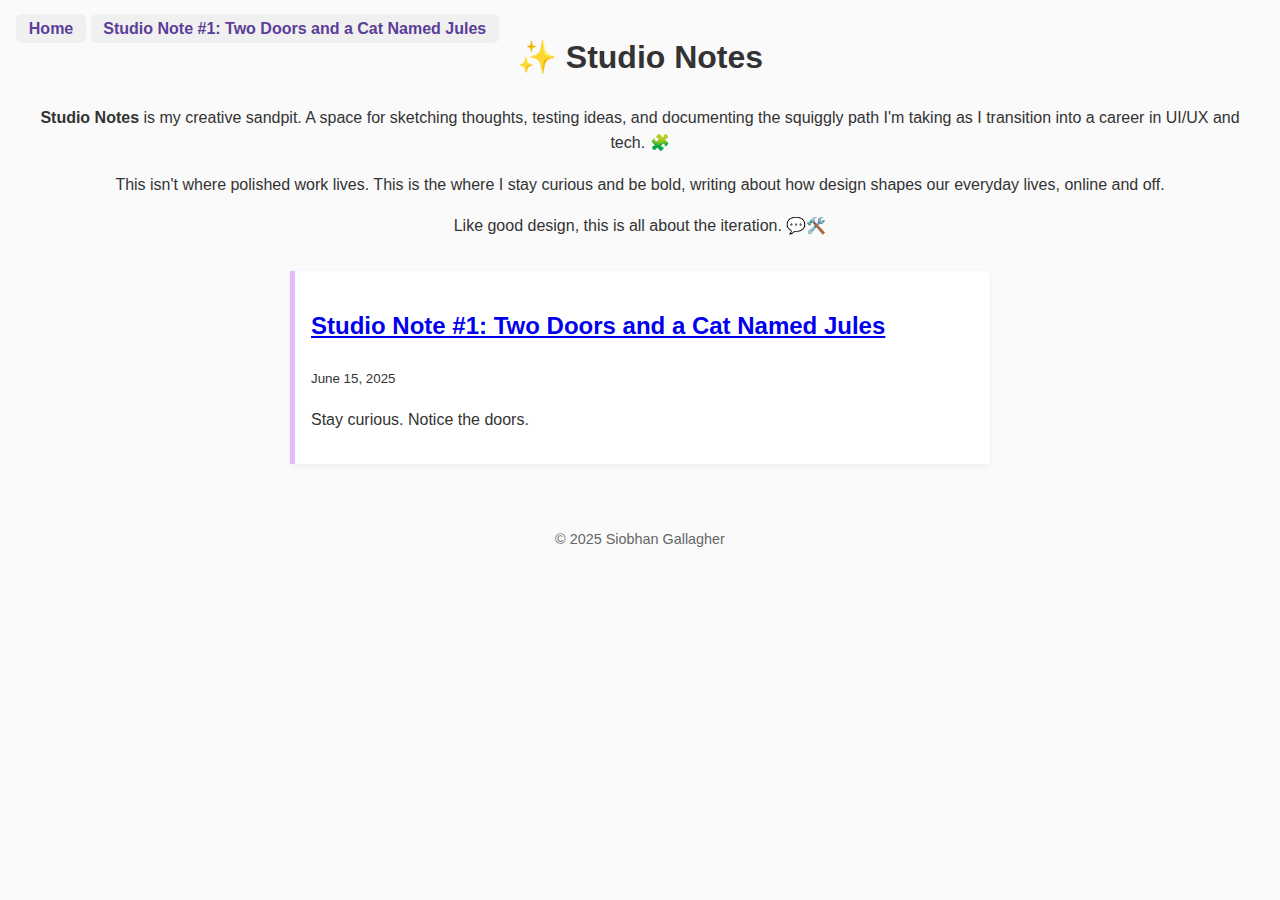
<file: index.html>
<!DOCTYPE html>
<html lang="en">
<head>
  <meta charset="UTF-8" />
  <meta name="viewport" content="width=device-width, initial-scale=1.0"/>
  <title>Studio Notes ✨ | Siobhan Gallagher</title>
  <link rel="stylesheet" href="css/style.css" />
</head>
<body>
  <header>
    <h1>✨ Studio Notes</h1>
    <p><strong>Studio Notes</strong> is my creative sandpit. A space for sketching thoughts, testing ideas, and documenting the squiggly path I'm taking as I transition into a career in UI/UX and tech. 🧩</p>
    <p> This isn't where polished work lives. This is the where I stay curious and be bold, writing about how design shapes our everyday lives, online and off. </p>
    <p> Like good design, this is all about the iteration. 💬🛠️</p>
    <nav>
      <a href="index.html">Home</a>
      <a href="studio-note-01.html">Studio Note #1: Two Doors and a Cat Named Jules</a>
    </nav>
  </header>

  <main>
    <article>
      <h2><a href="studio-note-01.html">Studio Note #1: Two Doors and a Cat Named Jules</a></h2>
      <p><small>June 15, 2025</small></p>
      <p>Stay curious. Notice the doors.</p>
    </article>
  </main>

  <footer>
    <p>&copy; 2025 Siobhan Gallagher</p>
  </footer>
</body>
</html>
</file>
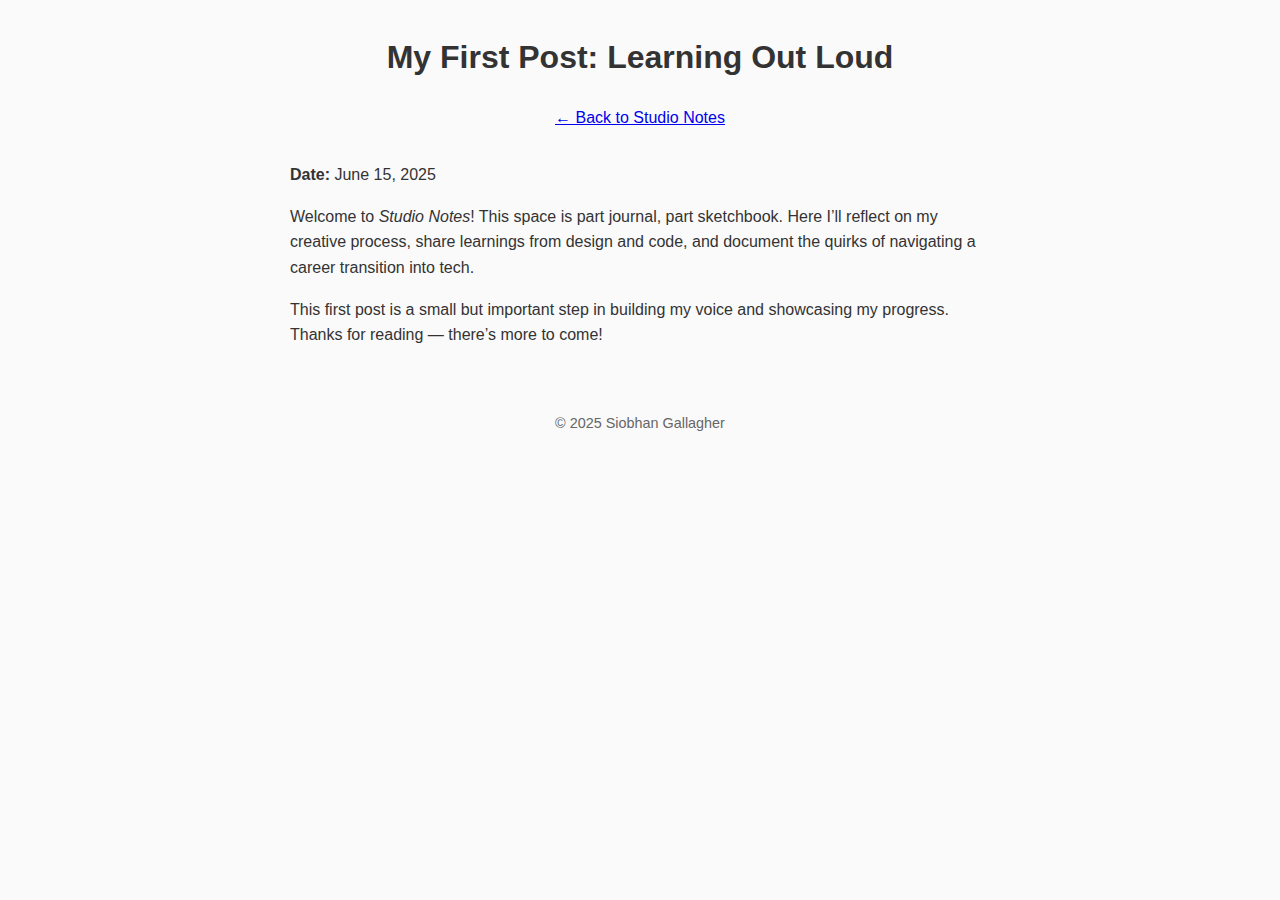
<file: first-post.html>
<!DOCTYPE html>
<html lang="en">
<head>
  <meta charset="UTF-8" />
  <meta name="viewport" content="width=device-width, initial-scale=1.0"/>
  <title>Studio Notes ✨ | First Post</title>
  <link rel="stylesheet" href="css/style.css" />
</head>
<body>
  <header>
    <h1>My First Post: Learning Out Loud</h1>
    <p><a href="index.html">← Back to Studio Notes</a></p>
  </header>

  <main>
    <p><strong>Date:</strong> June 15, 2025</p>
    <p>Welcome to <em>Studio Notes</em>! This space is part journal, part sketchbook. Here I’ll reflect on my creative process, share learnings from design and code, and document the quirks of navigating a career transition into tech.</p>

    <p>This first post is a small but important step in building my voice and showcasing my progress. Thanks for reading — there’s more to come!</p>
  </main>

  <footer>
    <p>&copy; 2025 Siobhan Gallagher</p>
  </footer>
</body>
</html>
</file>
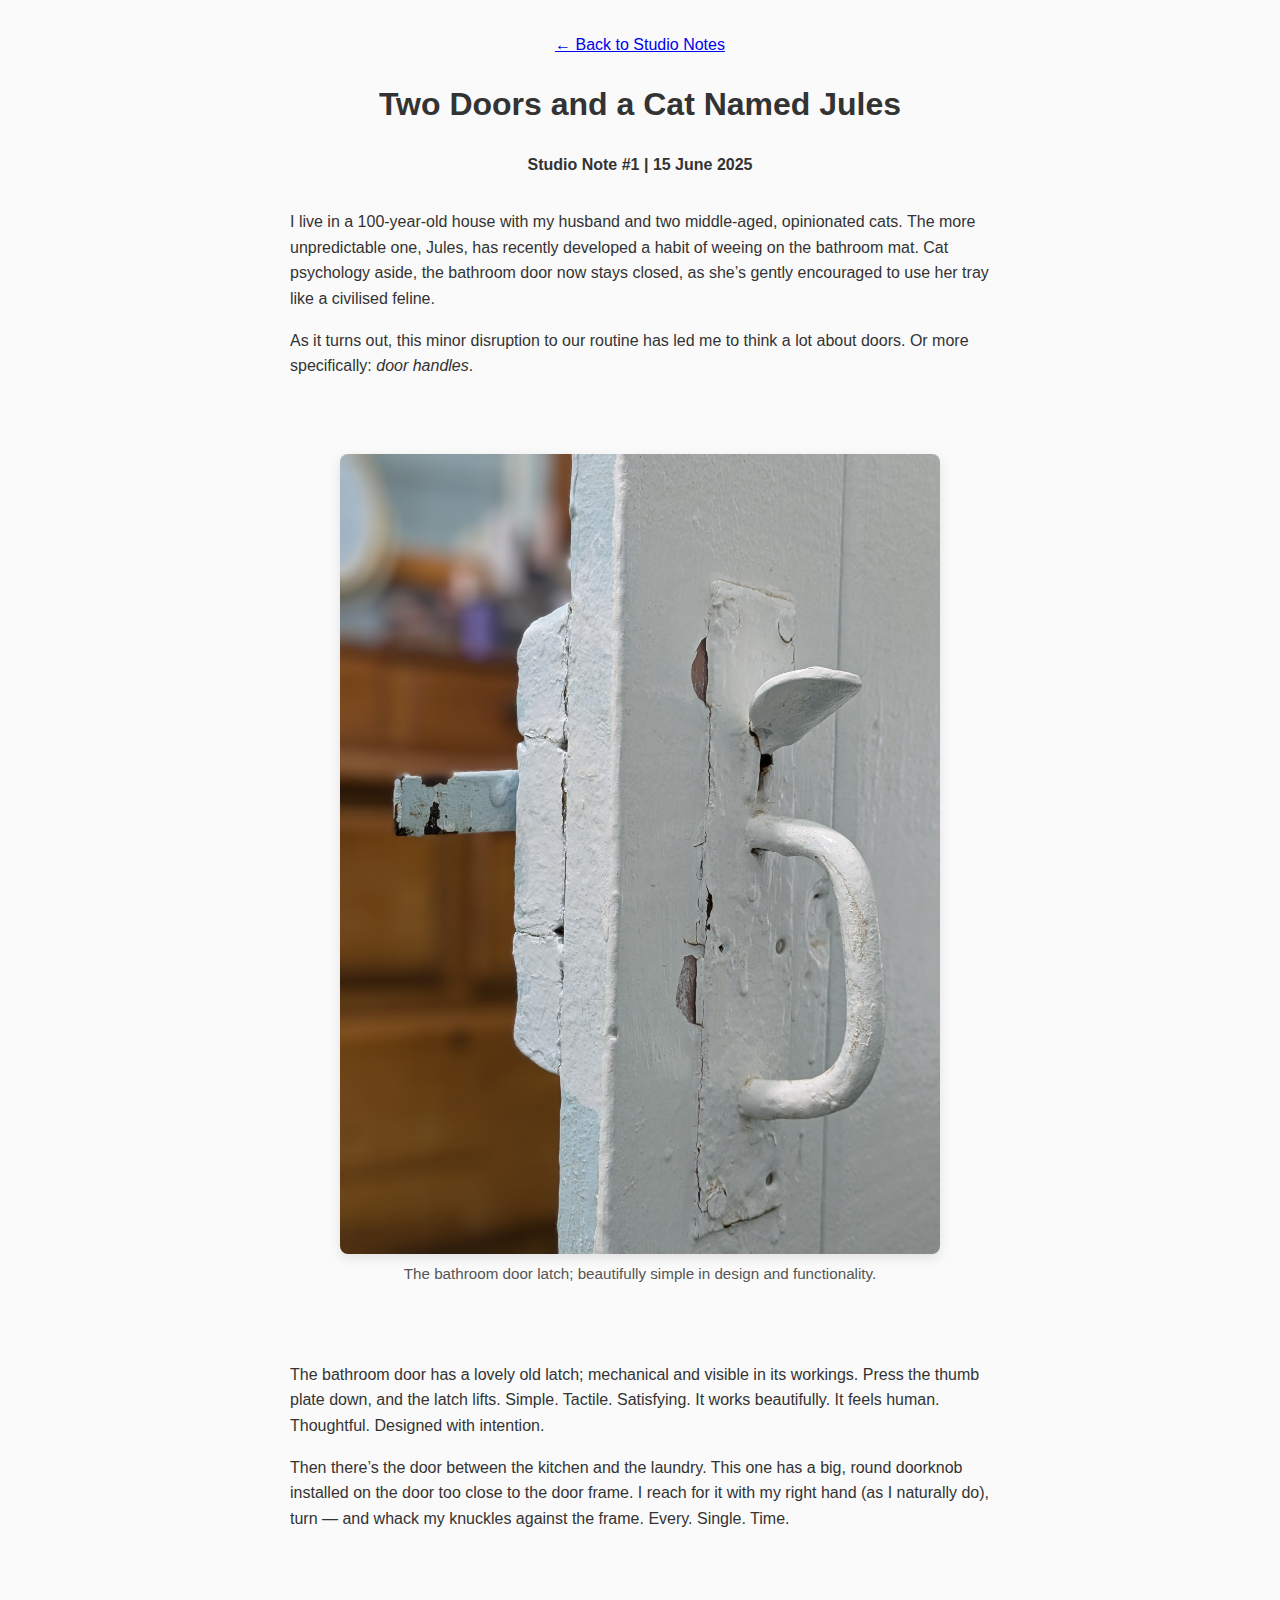
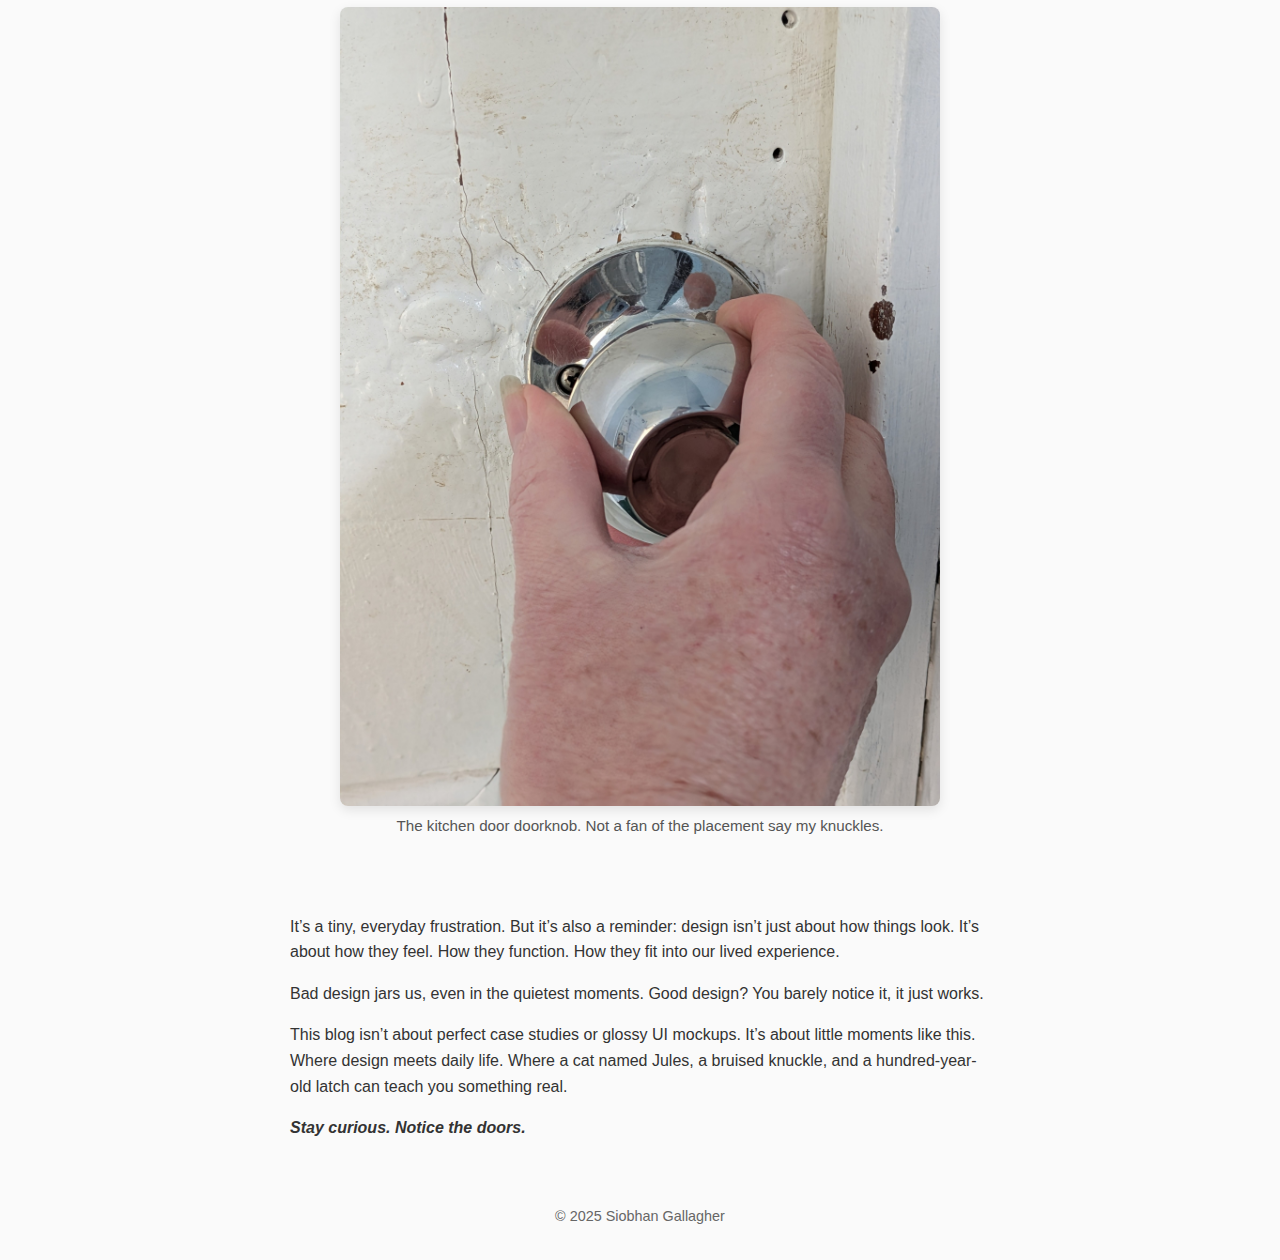
<file: studio-note-01.html>
<!DOCTYPE html>
<html lang="en">
<head>
    <meta charset="UTF-8" />
    <meta name="viewport" content="width=device-width, initial-scale=1.0"/>
    <title>Studio Notes ✨</title>
    <link rel="stylesheet" href="css/style.css" />
</head>
<body>
    <header>
        <p><a href="index.html">← Back to Studio Notes</a></p>
        <h1>Two Doors and a Cat Named Jules</h1>
        <p><strong>Studio Note #1  |  15 June 2025</strong></p>
    </header>

    <main>
        <p>I live in a 100-year-old house with my husband and two middle-aged, opinionated cats. The more unpredictable one, Jules, has recently developed a habit of weeing on the bathroom mat. Cat psychology aside, the bathroom door now stays closed, as she’s gently encouraged to use her tray like a civilised feline.</p>

        <p>As it turns out, this minor disruption to our routine has led me to think a lot about doors. Or more specifically: <em>door handles</em>.</p>

            <figure>
                <img src="images/bathroom-latch.jpg" alt="A close-up of a vintage door latch handle">
                <figcaption>The bathroom door latch; beautifully simple in design and functionality.</figcaption>
            </figure>

        <p>The bathroom door has a lovely old latch; mechanical and visible in its workings. Press the thumb plate down, and the latch lifts. Simple. Tactile. Satisfying. It works beautifully. It feels human. Thoughtful. Designed with intention.</p>

        <p>Then there’s the door between the kitchen and the laundry. This one has a big, round doorknob installed on the door too close to the door frame. I reach for it with my right hand (as I naturally do), turn — and whack my knuckles against the frame. Every. Single. Time.</p>

            <figure>
                <img src="images/kitchen-door-knob.jpg" alt="Round kitchen doorknob close to the frame">
                <figcaption>The kitchen door doorknob. Not a fan of the placement say my knuckles.</figcaption>
            </figure>

        <p>It’s a tiny, everyday frustration. But it’s also a reminder: design isn’t just about how things look. It’s about how they feel. How they function. How they fit into our lived experience.</p>

        <p>Bad design jars us, even in the quietest moments. Good design? You barely notice it, it just works.</p>

        <p>This blog isn’t about perfect case studies or glossy UI mockups. It’s about little moments like this. Where design meets daily life. Where a cat named Jules, a bruised knuckle, and a hundred-year-old latch can teach you something real.</p>

        <p><em><strong>Stay curious. Notice the doors.</strong></em></p>
    </main>

    <footer>
        <p>&copy; 2025 Siobhan Gallagher</p>
    </footer>
</body>
</html>
</file>
<file: css/style.css>
body {
    font-family: 'Segoe UI', sans-serif;
    line-height: 1.6;
    margin: 2rem;
    background-color: #fafafa;
    color: #333;
}

.content-container {
    max-width: 700px;
    margin: 0 auto;
    padding: 0 1rem;
}

figure {
    text-align: center;
    margin: 2cm 0;
}

figure img {
    max-width: 600px;
    width: 100%;
    height: auto;
    border-radius: 8px;
    box-shadow: 0 4px 12px rgba(0,0,0,0.1);
    display: block;
    margin-left: auto;
    margin-right: auto;
}

figcaption {
    font-size: 0.95rem;
    color: #555;
    margin-top: 0.5rem;
}

header {
    text-align: center;
    margin-bottom: 2rem;
}

nav {
    position: absolute;
    top: 1rem;
    left: 1rem;
}

nav a {
    font-size: 1rem;
    font-weight: bold;
    text-decoration: none;
    color: #5c3d99;
    background-color: #f0f0f0;
    padding: 0.4em 0.8em;
    border-radius: 6px;
    transition: background-color 0.3s ease;
}

nav a:hover {
    text-decoration: underline;
    background-color: #e0e0e0;
}

main {
    max-width: 700px;
    margin: 0 auto;
}

article {
    margin-bottom: 2rem;
    padding: 1rem;
    background-color: #fff;
    border-left: 5px solid #e0bbff;
    box-shadow: 0 2px 5px rgba(0,0,0,0.05);
}

footer {
    text-align: center;
    font-size: 0.9rem;
    margin-top: 4rem;
    color: #666;
}
</file>
